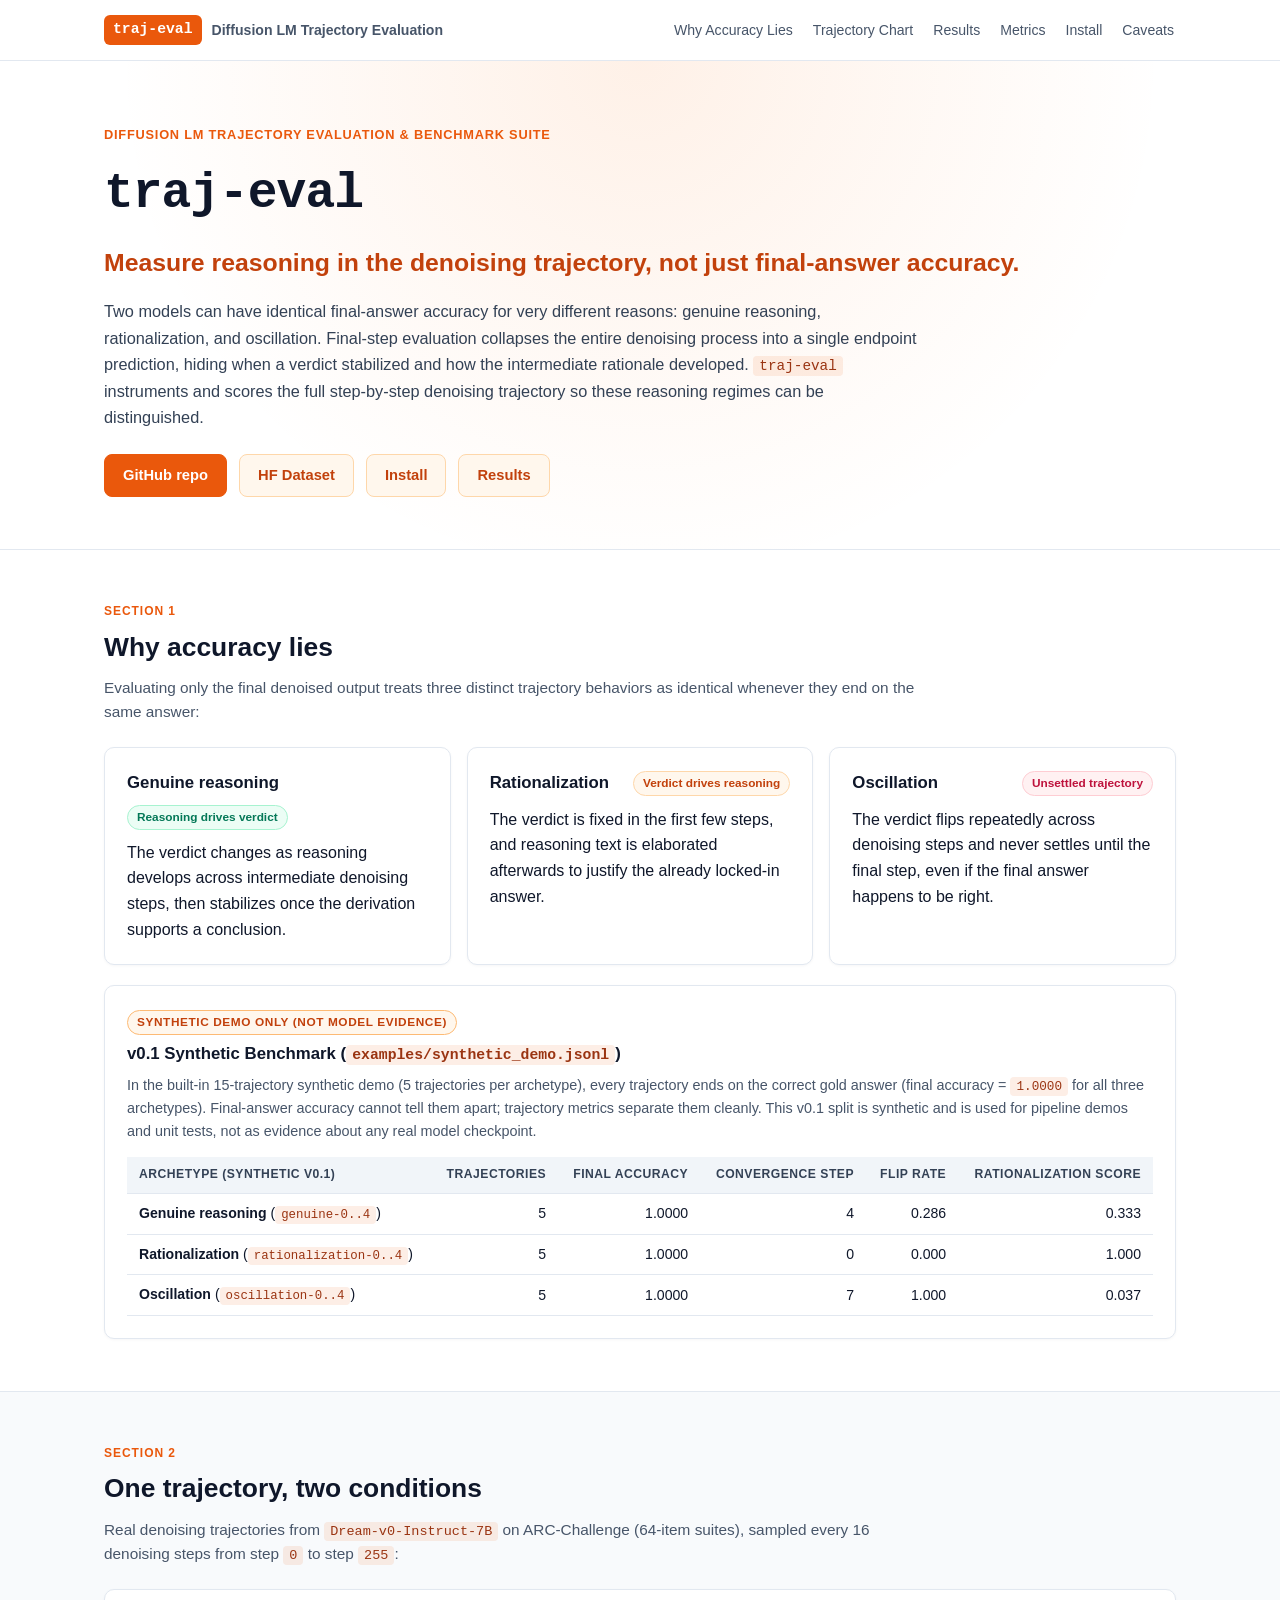
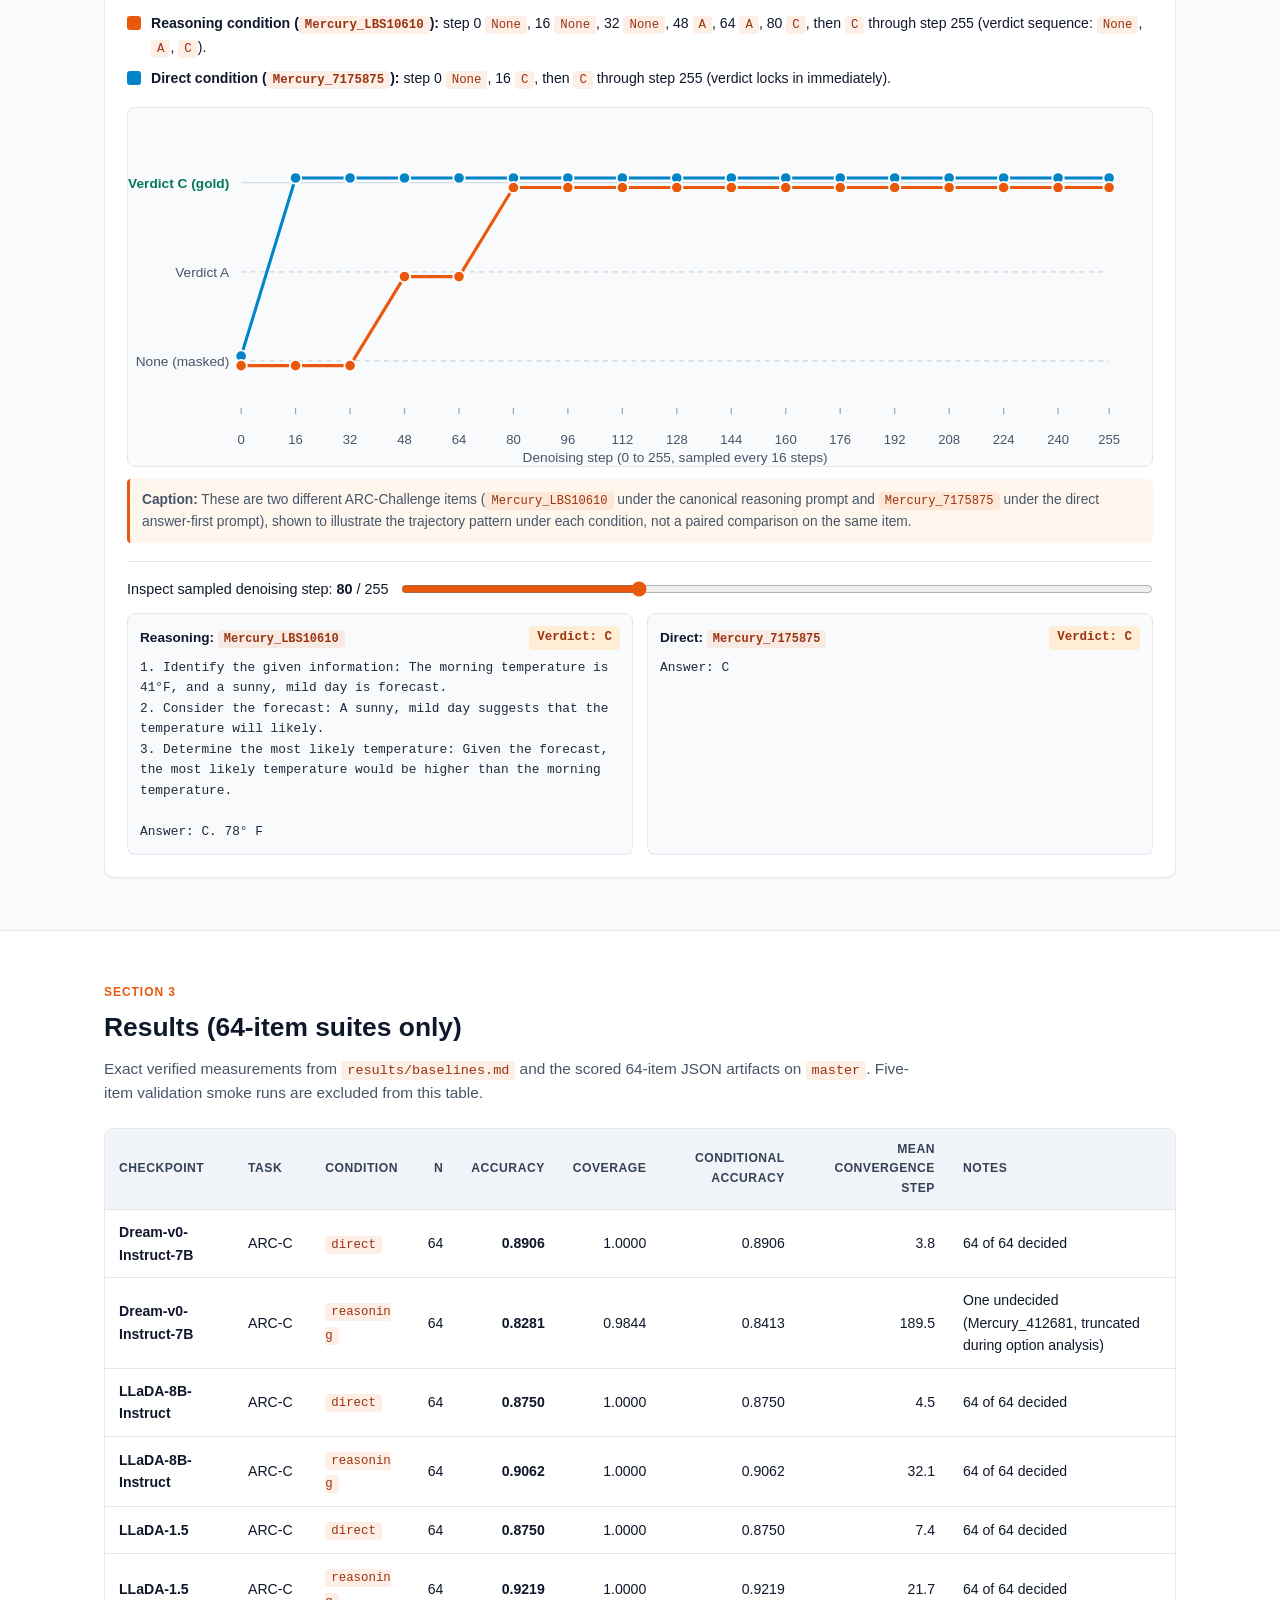
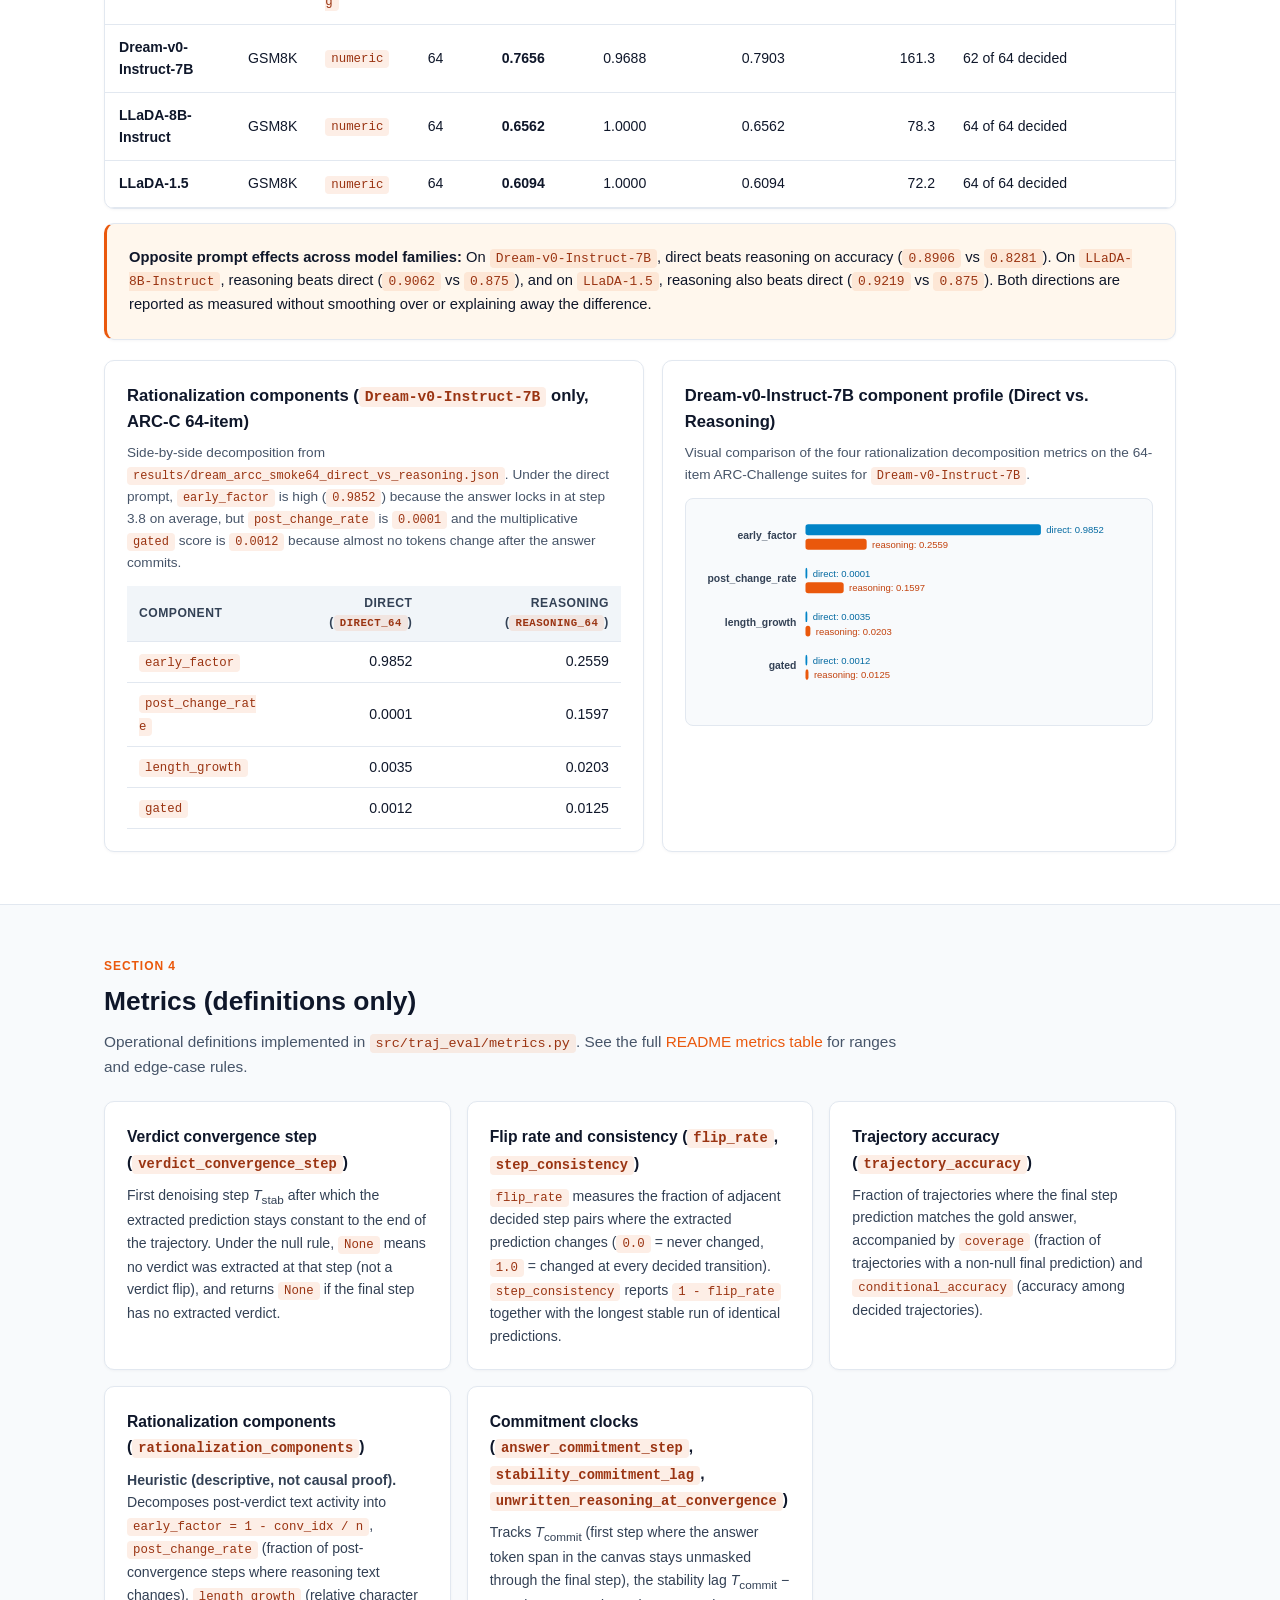
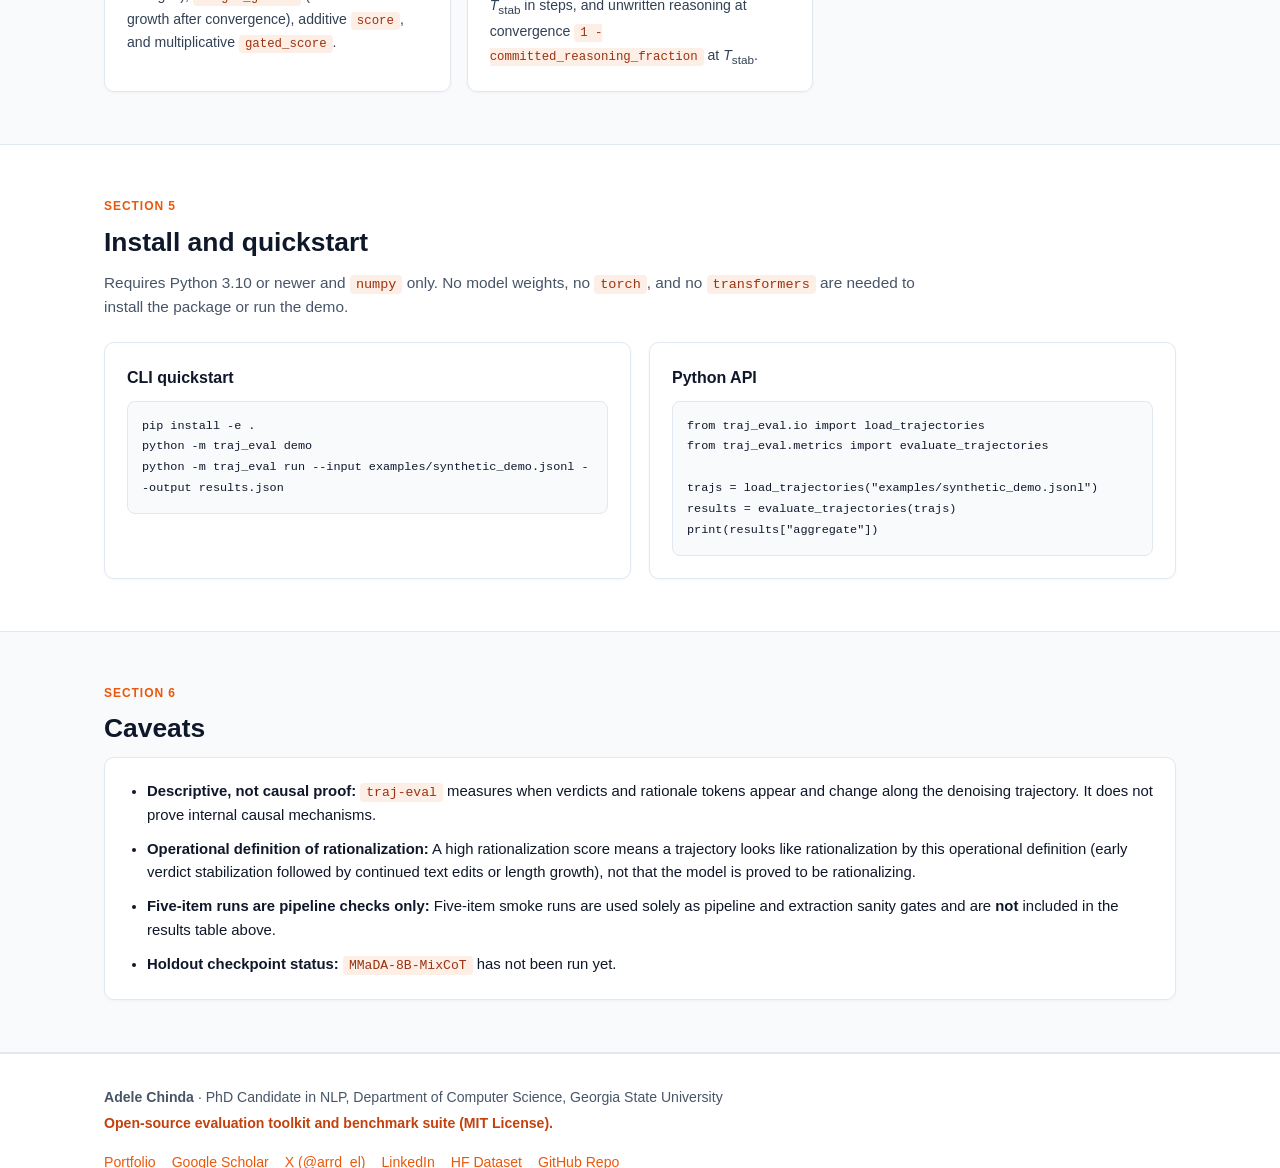
<file: index.html>
<!DOCTYPE html>
<html lang="en">
<head>
  <meta charset="UTF-8" />
  <meta name="viewport" content="width=device-width, initial-scale=1.0" />
  <title>traj-eval: Measure reasoning in the denoising trajectory</title>
  <meta name="description" content="Trajectory-level evaluation for masked diffusion language models. Measure reasoning in the denoising trajectory, not just final-answer accuracy." />
  <link rel="stylesheet" href="styles.css" />
</head>
<body>
  <header class="topbar">
    <div class="container topbar-inner">
      <a href="#top" class="brand">
        <span class="brand-badge">traj-eval</span>
        <span class="brand-sub">Diffusion LM Trajectory Evaluation</span>
      </a>
      <input type="checkbox" id="nav-toggle" class="nav-toggle" aria-label="Toggle navigation menu" />
      <label for="nav-toggle" class="nav-toggle-btn">&#9776; Menu</label>
      <nav class="topnav" aria-label="Section navigation">
        <a href="#why-accuracy-lies">Why Accuracy Lies</a>
        <a href="#trajectory-chart">Trajectory Chart</a>
        <a href="#results">Results</a>
        <a href="#metrics">Metrics</a>
        <a href="#install">Install</a>
        <a href="#caveats">Caveats</a>
      </nav>
    </div>
  </header>

  <main id="top">
    <!-- 1. HERO -->
    <section class="hero">
      <div class="container">
        <p class="eyebrow">Diffusion LM Trajectory Evaluation &amp; Benchmark Suite</p>
        <h1 class="hero-title">traj-eval</h1>
        <p class="hero-tagline">
          Measure reasoning in the denoising trajectory, not just final-answer accuracy.
        </p>
        <p class="hero-body">
          Two models can have identical final-answer accuracy for very different reasons: genuine reasoning, rationalization, and oscillation. Final-step evaluation collapses the entire denoising process into a single endpoint prediction, hiding when a verdict stabilized and how the intermediate rationale developed. <code>traj-eval</code> instruments and scores the full step-by-step denoising trajectory so these reasoning regimes can be distinguished.
        </p>
        <div class="cta-row">
          <a class="btn btn-primary" href="https://github.com/arrdel/traj-eval" target="_blank" rel="noopener">GitHub repo</a>
          <a class="btn btn-secondary" href="https://huggingface.co/datasets/arrdel/traj-eval-benchmarks" target="_blank" rel="noopener">HF Dataset</a>
          <a class="btn btn-secondary" href="#install">Install</a>
          <a class="btn btn-secondary" href="#results">Results</a>
        </div>
      </div>
    </section>

    <!-- 2. WHY ACCURACY LIES -->
    <section id="why-accuracy-lies" class="section">
      <div class="container">
        <span class="section-eyebrow">Section 1</span>
        <h2>Why accuracy lies</h2>
        <p class="section-intro">
          Evaluating only the final denoised output treats three distinct trajectory behaviors as identical whenever they end on the same answer:
        </p>

        <div class="archetype-grid">
          <div class="card archetype-card">
            <div class="archetype-header">
              <h3>Genuine reasoning</h3>
              <span class="tag tag-green">Reasoning drives verdict</span>
            </div>
            <p>
              The verdict changes as reasoning develops across intermediate denoising steps, then stabilizes once the derivation supports a conclusion.
            </p>
          </div>

          <div class="card archetype-card">
            <div class="archetype-header">
              <h3>Rationalization</h3>
              <span class="tag tag-amber">Verdict drives reasoning</span>
            </div>
            <p>
              The verdict is fixed in the first few steps, and reasoning text is elaborated afterwards to justify the already locked-in answer.
            </p>
          </div>

          <div class="card archetype-card">
            <div class="archetype-header">
              <h3>Oscillation</h3>
              <span class="tag tag-rose">Unsettled trajectory</span>
            </div>
            <p>
              The verdict flips repeatedly across denoising steps and never settles until the final step, even if the final answer happens to be right.
            </p>
          </div>
        </div>

        <div class="card synthetic-callout">
          <div class="synthetic-header">
            <div>
              <span class="badge badge-synthetic">Synthetic Demo Only (Not Model Evidence)</span>
              <h3>v0.1 Synthetic Benchmark (<code>examples/synthetic_demo.jsonl</code>)</h3>
            </div>
            <p class="synthetic-note">
              In the built-in 15-trajectory synthetic demo (5 trajectories per archetype), every trajectory ends on the correct gold answer (final accuracy = <code>1.0000</code> for all three archetypes). Final-answer accuracy cannot tell them apart; trajectory metrics separate them cleanly. This v0.1 split is synthetic and is used for pipeline demos and unit tests, not as evidence about any real model checkpoint.
            </p>
          </div>
          <div class="table-scroll">
            <table class="data-table compact-table" id="synthetic-table">
              <thead>
                <tr>
                  <th>Archetype (Synthetic v0.1)</th>
                  <th class="num">Trajectories</th>
                  <th class="num">Final Accuracy</th>
                  <th class="num">Convergence Step</th>
                  <th class="num">Flip Rate</th>
                  <th class="num">Rationalization Score</th>
                </tr>
              </thead>
              <tbody>
                <tr>
                  <td><strong>Genuine reasoning</strong> (<code>genuine-0..4</code>)</td>
                  <td class="num">5</td>
                  <td class="num">1.0000</td>
                  <td class="num">4</td>
                  <td class="num">0.286</td>
                  <td class="num">0.333</td>
                </tr>
                <tr>
                  <td><strong>Rationalization</strong> (<code>rationalization-0..4</code>)</td>
                  <td class="num">5</td>
                  <td class="num">1.0000</td>
                  <td class="num">0</td>
                  <td class="num">0.000</td>
                  <td class="num">1.000</td>
                </tr>
                <tr>
                  <td><strong>Oscillation</strong> (<code>oscillation-0..4</code>)</td>
                  <td class="num">5</td>
                  <td class="num">1.0000</td>
                  <td class="num">7</td>
                  <td class="num">1.000</td>
                  <td class="num">0.037</td>
                </tr>
              </tbody>
            </table>
          </div>
        </div>
      </div>
    </section>

    <!-- 3. ONE TRAJECTORY, TWO CONDITIONS (CHART) -->
    <section id="trajectory-chart" class="section section-alt">
      <div class="container">
        <span class="section-eyebrow">Section 2</span>
        <h2>One trajectory, two conditions</h2>
        <p class="section-intro">
          Real denoising trajectories from <code>Dream-v0-Instruct-7B</code> on ARC-Challenge (64-item suites), sampled every 16 denoising steps from step <code>0</code> to step <code>255</code>:
        </p>

        <div class="card chart-card">
          <div class="chart-legend-bar">
            <div class="legend-item">
              <span class="swatch swatch-reasoning"></span>
              <span><strong>Reasoning condition (<code>Mercury_LBS10610</code>):</strong> step 0 <code>None</code>, 16 <code>None</code>, 32 <code>None</code>, 48 <code>A</code>, 64 <code>A</code>, 80 <code>C</code>, then <code>C</code> through step 255 (verdict sequence: <code>None</code>, <code>A</code>, <code>C</code>).</span>
            </div>
            <div class="legend-item">
              <span class="swatch swatch-direct"></span>
              <span><strong>Direct condition (<code>Mercury_7175875</code>):</strong> step 0 <code>None</code>, 16 <code>C</code>, then <code>C</code> through step 255 (verdict locks in immediately).</span>
            </div>
          </div>

          <svg id="two-conditions-svg" viewBox="0 0 860 300" role="img" aria-label="Verdict over denoising steps 0 to 255 for ARC-C item Mercury_LBS10610 (reasoning) and Mercury_7175875 (direct), both Dream-v0-Instruct-7B"></svg>

          <p class="chart-caption">
            <strong>Caption:</strong> These are two different ARC-Challenge items (<code>Mercury_LBS10610</code> under the canonical reasoning prompt and <code>Mercury_7175875</code> under the direct answer-first prompt), shown to illustrate the trajectory pattern under each condition, not a paired comparison on the same item.
          </p>

          <div class="step-inspector">
            <div class="inspector-controls">
              <label for="sample-step-slider">
                Inspect sampled denoising step: <strong id="sample-step-label">80</strong> / 255
              </label>
              <input type="range" id="sample-step-slider" min="0" max="16" step="1" value="5" />
            </div>
            <div class="inspector-split">
              <div class="inspector-pane">
                <div class="pane-head">
                  <strong>Reasoning: <code>Mercury_LBS10610</code></strong>
                  <span class="verdict-pill" id="reasoning-step-verdict">Verdict: C</span>
                </div>
                <pre class="canvas-preview" id="reasoning-step-text"></pre>
              </div>
              <div class="inspector-pane">
                <div class="pane-head">
                  <strong>Direct: <code>Mercury_7175875</code></strong>
                  <span class="verdict-pill" id="direct-step-verdict">Verdict: C</span>
                </div>
                <pre class="canvas-preview" id="direct-step-text"></pre>
              </div>
            </div>
          </div>
        </div>
      </div>
    </section>

    <!-- 4. RESULTS TABLE (64-ITEM SUITES ONLY) -->
    <section id="results" class="section">
      <div class="container">
        <span class="section-eyebrow">Section 3</span>
        <h2>Results (64-item suites only)</h2>
        <p class="section-intro">
          Exact verified measurements from <code>results/baselines.md</code> and the scored 64-item JSON artifacts on <code>master</code>. Five-item validation smoke runs are excluded from this table.
        </p>

        <div class="card table-card">
          <div class="table-scroll">
            <table class="data-table" id="results-64-table">
              <thead>
                <tr>
                  <th>Checkpoint</th>
                  <th>Task</th>
                  <th>Condition</th>
                  <th class="num">n</th>
                  <th class="num">Accuracy</th>
                  <th class="num">Coverage</th>
                  <th class="num">Conditional Accuracy</th>
                  <th class="num">Mean Convergence Step</th>
                  <th>Notes</th>
                </tr>
              </thead>
              <tbody id="results-64-tbody"></tbody>
            </table>
          </div>
        </div>

        <div class="card note-card">
          <p>
            <strong>Opposite prompt effects across model families:</strong> On <code>Dream-v0-Instruct-7B</code>, direct beats reasoning on accuracy (<code>0.8906</code> vs <code>0.8281</code>). On <code>LLaDA-8B-Instruct</code>, reasoning beats direct (<code>0.9062</code> vs <code>0.875</code>), and on <code>LLaDA-1.5</code>, reasoning also beats direct (<code>0.9219</code> vs <code>0.875</code>). Both directions are reported as measured without smoothing over or explaining away the difference.
          </p>
        </div>

        <div class="dream-rat-grid">
          <div class="card">
            <h3>Rationalization components (<code>Dream-v0-Instruct-7B</code> only, ARC-C 64-item)</h3>
            <p class="sub-note">
              Side-by-side decomposition from <code>results/dream_arcc_smoke64_direct_vs_reasoning.json</code>. Under the direct prompt, <code>early_factor</code> is high (<code>0.9852</code>) because the answer locks in at step 3.8 on average, but <code>post_change_rate</code> is <code>0.0001</code> and the multiplicative <code>gated</code> score is <code>0.0012</code> because almost no tokens change after the answer commits.
            </p>
            <div class="table-scroll">
              <table class="data-table compact-table" id="dream-rat-table">
                <thead>
                  <tr>
                    <th>Component</th>
                    <th class="num">Direct (<code>direct_64</code>)</th>
                    <th class="num">Reasoning (<code>reasoning_64</code>)</th>
                  </tr>
                </thead>
                <tbody id="dream-rat-tbody"></tbody>
              </table>
            </div>
          </div>

          <div class="card">
            <h3>Dream-v0-Instruct-7B component profile (Direct vs. Reasoning)</h3>
            <p class="sub-note">
              Visual comparison of the four rationalization decomposition metrics on the 64-item ARC-Challenge suites for <code>Dream-v0-Instruct-7B</code>.
            </p>
            <svg id="dream-rat-svg" viewBox="0 0 515 250" role="img" aria-label="Dream-v0-Instruct-7B ARC-C 64-item rationalization components side by side"></svg>
          </div>
        </div>
      </div>
    </section>

    <!-- 5. METRICS -->
    <section id="metrics" class="section section-alt">
      <div class="container">
        <span class="section-eyebrow">Section 4</span>
        <h2>Metrics (definitions only)</h2>
        <p class="section-intro">
          Operational definitions implemented in <code>src/traj_eval/metrics.py</code>. See the full <a href="https://github.com/arrdel/traj-eval#metrics" target="_blank" rel="noopener">README metrics table</a> for ranges and edge-case rules.
        </p>

        <div class="metrics-grid">
          <div class="card metric-def-card">
            <h3>Verdict convergence step (<code>verdict_convergence_step</code>)</h3>
            <p>
              First denoising step <em>T</em><sub>stab</sub> after which the extracted prediction stays constant to the end of the trajectory. Under the null rule, <code>None</code> means no verdict was extracted at that step (not a verdict flip), and returns <code>None</code> if the final step has no extracted verdict.
            </p>
          </div>

          <div class="card metric-def-card">
            <h3>Flip rate and consistency (<code>flip_rate</code>, <code>step_consistency</code>)</h3>
            <p>
              <code>flip_rate</code> measures the fraction of adjacent decided step pairs where the extracted prediction changes (<code>0.0</code> = never changed, <code>1.0</code> = changed at every decided transition). <code>step_consistency</code> reports <code>1 - flip_rate</code> together with the longest stable run of identical predictions.
            </p>
          </div>

          <div class="card metric-def-card">
            <h3>Trajectory accuracy (<code>trajectory_accuracy</code>)</h3>
            <p>
              Fraction of trajectories where the final step prediction matches the gold answer, accompanied by <code>coverage</code> (fraction of trajectories with a non-null final prediction) and <code>conditional_accuracy</code> (accuracy among decided trajectories).
            </p>
          </div>

          <div class="card metric-def-card">
            <h3>Rationalization components (<code>rationalization_components</code>)</h3>
            <p>
              <strong>Heuristic (descriptive, not causal proof).</strong> Decomposes post-verdict text activity into <code>early_factor = 1 - conv_idx / n</code>, <code>post_change_rate</code> (fraction of post-convergence steps where reasoning text changes), <code>length_growth</code> (relative character growth after convergence), additive <code>score</code>, and multiplicative <code>gated_score</code>.
            </p>
          </div>

          <div class="card metric-def-card">
            <h3>Commitment clocks (<code>answer_commitment_step</code>, <code>stability_commitment_lag</code>, <code>unwritten_reasoning_at_convergence</code>)</h3>
            <p>
              Tracks <em>T</em><sub>commit</sub> (first step where the answer token span in the canvas stays unmasked through the final step), the stability lag <em>T</em><sub>commit</sub> &minus; <em>T</em><sub>stab</sub> in steps, and unwritten reasoning at convergence <code>1 - committed_reasoning_fraction</code> at <em>T</em><sub>stab</sub>.
            </p>
          </div>
        </div>
      </div>
    </section>

    <!-- 6. INSTALL AND QUICKSTART -->
    <section id="install" class="section">
      <div class="container">
        <span class="section-eyebrow">Section 5</span>
        <h2>Install and quickstart</h2>
        <p class="section-intro">
          Requires Python 3.10 or newer and <code>numpy</code> only. No model weights, no <code>torch</code>, and no <code>transformers</code> are needed to install the package or run the demo.
        </p>

        <div class="install-grid">
          <div class="card">
            <h3>CLI quickstart</h3>
            <pre class="code-block"><code>pip install -e .
python -m traj_eval demo
python -m traj_eval run --input examples/synthetic_demo.jsonl --output results.json</code></pre>
          </div>

          <div class="card">
            <h3>Python API</h3>
            <pre class="code-block"><code>from traj_eval.io import load_trajectories
from traj_eval.metrics import evaluate_trajectories

trajs = load_trajectories("examples/synthetic_demo.jsonl")
results = evaluate_trajectories(trajs)
print(results["aggregate"])</code></pre>
          </div>
        </div>
      </div>
    </section>

    <!-- 7. CAVEATS -->
    <section id="caveats" class="section section-alt">
      <div class="container">
        <span class="section-eyebrow">Section 6</span>
        <h2>Caveats</h2>
        <div class="card caveats-card">
          <ul class="caveats-list">
            <li>
              <strong>Descriptive, not causal proof:</strong> <code>traj-eval</code> measures when verdicts and rationale tokens appear and change along the denoising trajectory. It does not prove internal causal mechanisms.
            </li>
            <li>
              <strong>Operational definition of rationalization:</strong> A high rationalization score means a trajectory looks like rationalization by this operational definition (early verdict stabilization followed by continued text edits or length growth), not that the model is proved to be rationalizing.
            </li>
            <li>
              <strong>Five-item runs are pipeline checks only:</strong> Five-item smoke runs are used solely as pipeline and extraction sanity gates and are <strong>not</strong> included in the results table above.
            </li>
            <li>
              <strong>Holdout checkpoint status:</strong> <code>MMaDA-8B-MixCoT</code> has not been run yet.
            </li>
          </ul>
        </div>
      </div>
    </section>
  </main>

  <!-- 8. FOOTER -->
  <footer class="footer">
    <div class="container footer-inner">
      <div class="footer-left">
        <p><strong>Adele Chinda</strong> &middot; PhD Candidate in NLP, Department of Computer Science, Georgia State University</p>
        <p class="footer-status">Open-source evaluation toolkit and benchmark suite (MIT License).</p>
      </div>
      <div class="footer-links">
        <a href="https://arrdel.github.io/portfolio" target="_blank" rel="noopener">Portfolio</a>
        <a href="https://scholar.google.com/scholar?q=Adele+Chinda" target="_blank" rel="noopener">Google Scholar</a>
        <a href="https://x.com/arrd_el" target="_blank" rel="noopener">X (@arrd_el)</a>
        <a href="https://www.linkedin.com/in/adele-chinda" target="_blank" rel="noopener">LinkedIn</a>
        <a href="https://huggingface.co/datasets/arrdel/traj-eval-benchmarks" target="_blank" rel="noopener">HF Dataset</a>
        <a href="https://github.com/arrdel/traj-eval" target="_blank" rel="noopener">GitHub Repo</a>
      </div>
    </div>
  </footer>

  <!-- EMBEDDED VERIFIED DATA (NO BUILD STEP REQUIRED) -->
  <script id="page-data" type="application/json">
{
  "trajectory_comparison": {
    "sampled_steps": [0, 16, 32, 48, 64, 80, 96, 112, 128, 144, 160, 176, 192, 208, 224, 240, 255],
    "reasoning": {
      "id": "Mercury_LBS10610",
      "model": "Dream-v0-Instruct-7B",
      "condition": "reasoning",
      "gold_answer": "C",
      "source_file": "results/dream_arcc_smoke64_reasoning.jsonl",
      "verdicts": [null, null, null, "A", "A", "C", "C", "C", "C", "C", "C", "C", "C", "C", "C", "C", "C"],
      "texts": [
        "[all 256 canvas tokens masked]",
        "1. Identify the given information: The morning temperature is 41°F,",
        "1. Identify the given information: The morning temperature is 41°F, and a sunny, mild day is forecast.\n2. Consider the:,",
        "1. Identify the given information: The morning temperature is 41°F, and a sunny, mild day is forecast.\n2. Consider the forecast: A sunny, mild day suggests that the temperature will likely.\n3.",
        "1. Identify the given information: The morning temperature is 41°F, and a sunny, mild day is forecast.\n2. Consider the forecast: A sunny, mild day suggests that the temperature will likely.\n3. the most likely temperature: Given the forecast, the most likely temperature would be higher",
        "1. Identify the given information: The morning temperature is 41°F, and a sunny, mild day is forecast.\n2. Consider the forecast: A sunny, mild day suggests that the temperature will likely.\n3. Determine the most likely temperature: Given the forecast, the most likely temperature would be higher than the morning temperature.\n\nAnswer: C. 78° F",
        "1. Identify the given information: The morning temperature is 41°F, and a sunny, mild day is forecast.\n2. Consider the forecast: A sunny, mild day suggests that the temperature will likely.\n3. Determine the most likely temperature: Given the forecast, the most likely temperature would be higher than the morning temperature.\n\nAnswer: C. 78° F",
        "1. Identify the given information: The morning temperature is 41°F, and a sunny, mild day is forecast.\n2. Consider the forecast: A sunny, mild day suggests that the temperature will likely.\n3. Determine the most likely temperature: Given the forecast, the most likely temperature would be higher than the morning temperature.\n\nAnswer: C. 78° F",
        "1. Identify the given information: The morning temperature is 41°F, and a sunny, mild day is forecast.\n2. Consider the forecast: A sunny, mild day suggests that the temperature will likely.\n3. Determine the most likely temperature: Given the forecast, the most likely temperature would be higher than the morning temperature.\n\nAnswer: C. 78° F",
        "1. Identify the given information: The morning temperature is 41°F, and a sunny, mild day is forecast.\n2. Consider the forecast: A sunny, mild day suggests that the temperature will likely.\n3. Determine the most likely temperature: Given the forecast, the most likely temperature would be higher than the morning temperature.\n\nAnswer: C. 78° F",
        "1. Identify the given information: The morning temperature is 41°F, and a sunny, mild day is forecast.\n2. Consider the forecast: A sunny, mild day suggests that the temperature will likely.\n3. Determine the most likely temperature: Given the forecast, the most likely temperature would be higher than the morning temperature.\n\nAnswer: C. 78° F",
        "1. Identify the given information: The morning temperature is 41°F, and a sunny, mild day is forecast.\n2. Consider the forecast: A sunny, mild day suggests that the temperature will likely.\n3. Determine the most likely temperature: Given the forecast, the most likely temperature would be higher than the morning temperature.\n\nAnswer: C. 78° F",
        "1. Identify the given information: The morning temperature is 41°F, and a sunny, mild day is forecast.\n2. Consider the forecast: A sunny, mild day suggests that the temperature will likely.\n3. Determine the most likely temperature: Given the forecast, the most likely temperature would be higher than the morning temperature.\n\nAnswer: C. 78° F",
        "1. Identify the given information: The morning temperature is 41°F, and a sunny, mild day is forecast.\n2. Consider the forecast: A sunny, mild day suggests that the temperature will likely.\n3. Determine the most likely temperature: Given the forecast, the most likely temperature would be higher than the morning temperature.\n\nAnswer: C. 78° F",
        "1. Identify the given information: The morning temperature is 41°F, and a sunny, mild day is forecast.\n2. Consider the forecast: A sunny, mild day suggests that the temperature will likely.\n3. Determine the most likely temperature: Given the forecast, the most likely temperature would be higher than the morning temperature.\n\nAnswer: C. 78° F",
        "1. Identify the given information: The morning temperature is 41°F, and a sunny, mild day is forecast.\n2. Consider the forecast: A sunny, mild day suggests that the temperature will likely.\n3. Determine the most likely temperature: Given the forecast, the most likely temperature would be higher than the morning temperature.\n\nAnswer: C. 78° F",
        "1. Identify the given information: The morning temperature is 41°F, and a sunny, mild day is forecast.\n2. Consider the forecast: A sunny, mild day suggests that the temperature will likely increase.\n3. Determine the most likely temperature: Given the forecast, the most likely temperature would be higher than the morning temperature.\n\nAnswer: C. 78° F"
      ]
    },
    "direct": {
      "id": "Mercury_7175875",
      "model": "Dream-v0-Instruct-7B",
      "condition": "direct",
      "gold_answer": "C",
      "source_file": "results/dream_arcc_smoke64_direct.jsonl",
      "verdicts": [null, "C", "C", "C", "C", "C", "C", "C", "C", "C", "C", "C", "C", "C", "C", "C", "C"],
      "texts": [
        "[all 256 canvas tokens masked]",
        "Answer: C",
        "Answer: C",
        "Answer: C",
        "Answer: C",
        "Answer: C",
        "Answer: C",
        "Answer: C",
        "Answer: C",
        "Answer: C",
        "Answer: C",
        "Answer: C",
        "Answer: C",
        "Answer: C",
        "Answer: C",
        "Answer: C",
        "Answer: C"
      ]
    }
  },
  "results_64": [
    {
      "suite_id": "dream_arcc_smoke64_direct",
      "model": "Dream-v0-Instruct-7B",
      "task": "ARC-C",
      "condition": "direct",
      "n": 64,
      "accuracy": 0.8906,
      "coverage": 1.0,
      "conditional_accuracy": 0.8906,
      "mean_convergence_step": 3.8,
      "note": "64 of 64 decided",
      "source_file": "results/dream_arcc_smoke64_direct_results.json"
    },
    {
      "suite_id": "dream_arcc_smoke64_reasoning",
      "model": "Dream-v0-Instruct-7B",
      "task": "ARC-C",
      "condition": "reasoning",
      "n": 64,
      "accuracy": 0.8281,
      "coverage": 0.9844,
      "conditional_accuracy": 0.8413,
      "mean_convergence_step": 189.5,
      "note": "One undecided (Mercury_412681, truncated during option analysis)",
      "source_file": "results/dream_arcc_smoke64_reasoning_results.json"
    },
    {
      "suite_id": "llada_instruct_arcc_smoke64_direct",
      "model": "LLaDA-8B-Instruct",
      "task": "ARC-C",
      "condition": "direct",
      "n": 64,
      "accuracy": 0.875,
      "coverage": 1.0,
      "conditional_accuracy": 0.875,
      "mean_convergence_step": 4.5,
      "note": "64 of 64 decided",
      "source_file": "results/llada_instruct_arcc_smoke64_direct_results.json"
    },
    {
      "suite_id": "llada_instruct_arcc_smoke64_reasoning",
      "model": "LLaDA-8B-Instruct",
      "task": "ARC-C",
      "condition": "reasoning",
      "n": 64,
      "accuracy": 0.9062,
      "coverage": 1.0,
      "conditional_accuracy": 0.9062,
      "mean_convergence_step": 32.1,
      "note": "64 of 64 decided",
      "source_file": "results/llada_instruct_arcc_smoke64_reasoning_results.json"
    },
    {
      "suite_id": "llada_15_arcc_smoke64_direct",
      "model": "LLaDA-1.5",
      "task": "ARC-C",
      "condition": "direct",
      "n": 64,
      "accuracy": 0.875,
      "coverage": 1.0,
      "conditional_accuracy": 0.875,
      "mean_convergence_step": 7.4,
      "note": "64 of 64 decided",
      "source_file": "results/llada_15_arcc_smoke64_direct_results.json"
    },
    {
      "suite_id": "llada_15_arcc_smoke64_reasoning",
      "model": "LLaDA-1.5",
      "task": "ARC-C",
      "condition": "reasoning",
      "n": 64,
      "accuracy": 0.9219,
      "coverage": 1.0,
      "conditional_accuracy": 0.9219,
      "mean_convergence_step": 21.7,
      "note": "64 of 64 decided",
      "source_file": "results/llada_15_arcc_smoke64_reasoning_results.json"
    },
    {
      "suite_id": "dream_gsm8k_smoke64",
      "model": "Dream-v0-Instruct-7B",
      "task": "GSM8K",
      "condition": "numeric",
      "n": 64,
      "accuracy": 0.7656,
      "coverage": 0.9688,
      "conditional_accuracy": 0.7903,
      "mean_convergence_step": 161.3,
      "note": "62 of 64 decided",
      "source_file": "results/dream_gsm8k_smoke64_results.json"
    },
    {
      "suite_id": "llada_instruct_gsm8k_smoke64",
      "model": "LLaDA-8B-Instruct",
      "task": "GSM8K",
      "condition": "numeric",
      "n": 64,
      "accuracy": 0.6562,
      "coverage": 1.0,
      "conditional_accuracy": 0.6562,
      "mean_convergence_step": 78.3,
      "note": "64 of 64 decided",
      "source_file": "results/llada_instruct_gsm8k_smoke64_results.json"
    },
    {
      "suite_id": "llada_15_gsm8k_smoke64",
      "model": "LLaDA-1.5",
      "task": "GSM8K",
      "condition": "numeric",
      "n": 64,
      "accuracy": 0.6094,
      "coverage": 1.0,
      "conditional_accuracy": 0.6094,
      "mean_convergence_step": 72.2,
      "note": "64 of 64 decided",
      "source_file": "results/llada_15_gsm8k_smoke64_results.json"
    }
  ],
  "dream_rationalization_side_by_side": {
    "source_file": "results/dream_arcc_smoke64_direct_vs_reasoning.json",
    "components": [
      {
        "key": "early_factor",
        "label": "early_factor",
        "direct": 0.9852,
        "reasoning": 0.2559
      },
      {
        "key": "post_change_rate",
        "label": "post_change_rate",
        "direct": 0.0001,
        "reasoning": 0.1597
      },
      {
        "key": "length_growth",
        "label": "length_growth",
        "direct": 0.0035,
        "reasoning": 0.0203
      },
      {
        "key": "gated",
        "label": "gated",
        "direct": 0.0012,
        "reasoning": 0.0125
      }
    ]
  }
}
  </script>
  <script src="app.js"></script>
</body>
</html>
</file>
<file: styles.css>
:root {
  --bg: #ffffff;
  --bg-alt: #f8fafc;
  --card: #ffffff;
  --card-border: #e2e8f0;
  --text: #0f172a;
  --text-muted: #475569;
  --accent: #ea580c;
  --accent-light: #c2410c;
  --direct-color: #0284c7;
  --reasoning-color: #ea580c;
  --green: #059669;
  --rose: #e11d48;
  --code-bg: #f8fafc;
  --radius: 10px;
}

* {
  box-sizing: border-box;
  margin: 0;
  padding: 0;
}

html {
  scroll-behavior: smooth;
  max-width: 100%;
  overflow-x: hidden;
}

body {
  font-family: -apple-system, BlinkMacSystemFont, "Segoe UI", Roboto, Inter, sans-serif;
  background-color: var(--bg);
  color: var(--text);
  line-height: 1.6;
  max-width: 100%;
  overflow-x: hidden;
}

.container {
  max-width: 1120px;
  width: 100%;
  margin: 0 auto;
  padding: 0 24px;
}

a {
  color: var(--accent);
  text-decoration: none;
}

a:hover {
  color: var(--accent-light);
  text-decoration: underline;
}

code {
  font-family: ui-monospace, SFMono-Regular, Menlo, Monaco, Consolas, monospace;
  font-size: 0.88em;
  background: rgba(234, 88, 12, 0.1);
  color: #9a3412;
  padding: 2px 6px;
  border-radius: 4px;
  overflow-wrap: anywhere;
}

/* Header */
.topbar {
  position: sticky;
  top: 0;
  z-index: 40;
  background: rgba(255, 255, 255, 0.94);
  backdrop-filter: blur(10px);
  border-bottom: 1px solid var(--card-border);
}

.topbar-inner {
  display: flex;
  align-items: center;
  justify-content: space-between;
  min-height: 60px;
  gap: 12px;
}

.brand {
  display: flex;
  align-items: center;
  gap: 10px;
  color: var(--text);
  font-weight: 600;
  text-decoration: none;
  min-width: 0;
}

.brand-badge {
  background: var(--accent);
  color: #fff;
  padding: 3px 9px;
  border-radius: 6px;
  font-family: ui-monospace, SFMono-Regular, Menlo, monospace;
  font-size: 0.92rem;
  white-space: nowrap;
  flex-shrink: 0;
}

.brand-sub {
  font-size: 0.88rem;
  color: var(--text-muted);
  white-space: nowrap;
}

.nav-toggle,
.nav-toggle-btn {
  display: none;
}

.topnav {
  display: flex;
  align-items: center;
  gap: 16px;
  font-size: 0.88rem;
  flex-wrap: nowrap;
  white-space: nowrap;
}

.topnav a {
  color: var(--text-muted);
  text-decoration: none;
  white-space: nowrap;
  padding: 4px 2px;
}

.topnav a:hover {
  color: var(--accent);
}

/* Hero */
.hero {
  padding: 64px 0 52px;
  border-bottom: 1px solid var(--card-border);
  background: radial-gradient(circle at 50% 0%, rgba(249, 115, 22, 0.1), transparent 65%);
}

.eyebrow {
  font-size: 0.8rem;
  font-weight: 700;
  text-transform: uppercase;
  letter-spacing: 0.06em;
  color: var(--accent);
  margin-bottom: 10px;
}

.hero-title {
  font-size: clamp(2.2rem, 4vw, 3.1rem);
  font-weight: 800;
  letter-spacing: -0.02em;
  font-family: ui-monospace, SFMono-Regular, Menlo, monospace;
  color: var(--text);
  margin-bottom: 8px;
}

.hero-tagline {
  font-size: clamp(1.2rem, 2.2vw, 1.55rem);
  font-weight: 600;
  color: var(--accent-light);
  margin-bottom: 16px;
}

.hero-body {
  max-width: 820px;
  color: #334155;
  font-size: 1.02rem;
  margin-bottom: 24px;
}

.cta-row {
  display: flex;
  flex-wrap: wrap;
  gap: 12px;
}

.btn {
  display: inline-flex;
  align-items: center;
  justify-content: center;
  padding: 9px 18px;
  border-radius: 8px;
  font-weight: 600;
  font-size: 0.92rem;
  border: 1px solid var(--card-border);
  text-decoration: none;
  transition: border-color 0.15s, background-color 0.15s, transform 0.15s;
}

.btn:hover {
  border-color: var(--accent);
  text-decoration: none;
  transform: translateY(-1px);
}

.btn-primary {
  background: var(--accent);
  border-color: var(--accent);
  color: #fff;
}

.btn-primary:hover {
  background: var(--accent-light);
  color: #fff;
}

.btn-secondary {
  background: #fff7ed;
  border-color: #fed7aa;
  color: var(--accent-light);
}

.btn-secondary:hover {
  background: #ffedd5;
  color: #9a3412;
}

/* Sections */
#top {
  scroll-margin-top: 72px;
}

.section {
  padding: 52px 0;
  scroll-margin-top: 72px;
}

.section-alt {
  background: var(--bg-alt);
  border-top: 1px solid var(--card-border);
  border-bottom: 1px solid var(--card-border);
}

.section-eyebrow {
  display: block;
  font-size: 0.75rem;
  font-weight: 700;
  text-transform: uppercase;
  letter-spacing: 0.08em;
  color: var(--accent);
  margin-bottom: 4px;
}

.section h2 {
  font-size: 1.65rem;
  font-weight: 700;
  color: var(--text);
  margin-bottom: 8px;
}

.section-intro {
  max-width: 820px;
  color: var(--text-muted);
  font-size: 0.96rem;
  margin-bottom: 22px;
}

.card {
  background: var(--card);
  border: 1px solid var(--card-border);
  border-radius: var(--radius);
  padding: 22px;
  box-shadow: 0 1px 3px rgba(15, 23, 42, 0.04);
  min-width: 0;
  max-width: 100%;
}

/* Archetypes */
.archetype-grid {
  display: grid;
  grid-template-columns: repeat(auto-fit, minmax(min(100%, 280px), 1fr));
  gap: 16px;
  margin-bottom: 20px;
}

.archetype-header {
  display: flex;
  justify-content: space-between;
  align-items: center;
  flex-wrap: wrap;
  gap: 8px;
  margin-bottom: 10px;
}

.archetype-header h3 {
  font-size: 1.05rem;
}

.tag {
  font-size: 0.74rem;
  font-weight: 600;
  padding: 2px 9px;
  border-radius: 999px;
  white-space: nowrap;
}

.tag-green {
  background: #ecfdf5;
  color: #047857;
  border: 1px solid #a7f3d0;
}

.tag-amber {
  background: #fff7ed;
  color: #c2410c;
  border: 1px solid #fed7aa;
}

.tag-rose {
  background: #fff1f2;
  color: #be123c;
  border: 1px solid #fecdd3;
}

.synthetic-callout {
  margin-top: 8px;
}

.synthetic-header {
  margin-bottom: 14px;
}

.badge-synthetic {
  display: inline-block;
  font-size: 0.74rem;
  font-weight: 700;
  text-transform: uppercase;
  letter-spacing: 0.05em;
  background: #fff7ed;
  color: #c2410c;
  border: 1px solid #fdba74;
  padding: 2px 9px;
  border-radius: 999px;
  margin-bottom: 6px;
}

.synthetic-header h3 {
  font-size: 1.05rem;
  margin-bottom: 6px;
}

.synthetic-note {
  font-size: 0.9rem;
  color: var(--text-muted);
}

/* Chart Card */
.chart-legend-bar {
  display: flex;
  flex-direction: column;
  gap: 8px;
  margin-bottom: 16px;
  font-size: 0.88rem;
}

.legend-item {
  display: flex;
  align-items: flex-start;
  gap: 10px;
}

.swatch {
  display: inline-block;
  width: 14px;
  height: 14px;
  margin-top: 4px;
  border-radius: 3px;
  flex-shrink: 0;
}

.swatch-reasoning {
  background: var(--reasoning-color);
}

.swatch-direct {
  background: var(--direct-color);
}

#two-conditions-svg,
#dream-rat-svg {
  display: block;
  width: 100%;
  max-width: 100%;
  height: auto;
  background: var(--code-bg);
  border: 1px solid var(--card-border);
  border-radius: 8px;
}

.chart-caption {
  margin-top: 12px;
  font-size: 0.86rem;
  color: var(--text-muted);
  padding: 10px 12px;
  background: #fff7ed;
  border-left: 3px solid var(--accent);
  border-radius: 4px;
}

.step-inspector {
  margin-top: 18px;
  padding-top: 16px;
  border-top: 1px solid var(--card-border);
}

.inspector-controls {
  display: flex;
  align-items: center;
  justify-content: space-between;
  flex-wrap: wrap;
  gap: 12px;
  margin-bottom: 12px;
  font-size: 0.9rem;
}

#sample-step-slider {
  flex: 1;
  min-width: 180px;
  max-width: 100%;
  accent-color: var(--accent);
  cursor: pointer;
}

.inspector-split {
  display: grid;
  grid-template-columns: 1fr 1fr;
  gap: 14px;
}

.inspector-pane {
  background: var(--code-bg);
  border: 1px solid var(--card-border);
  border-radius: 8px;
  padding: 12px;
  min-width: 0;
}

.pane-head {
  display: flex;
  justify-content: space-between;
  align-items: center;
  flex-wrap: wrap;
  gap: 6px;
  font-size: 0.85rem;
  margin-bottom: 8px;
}

.verdict-pill {
  font-family: ui-monospace, SFMono-Regular, Menlo, monospace;
  font-size: 0.78rem;
  padding: 2px 8px;
  border-radius: 4px;
  background: #ffedd5;
  color: #9a3412;
  font-weight: 600;
  white-space: nowrap;
}

.canvas-preview {
  font-family: ui-monospace, SFMono-Regular, Menlo, monospace;
  font-size: 0.8rem;
  color: #1e293b;
  white-space: pre-wrap;
  word-break: break-word;
  min-height: 92px;
}

/* Tables */
.table-card {
  padding: 0;
  overflow: hidden;
  margin-bottom: 14px;
}

.table-scroll {
  width: 100%;
  max-width: 100%;
  overflow-x: auto;
}

.data-table {
  width: 100%;
  border-collapse: collapse;
  font-size: 0.88rem;
}

.data-table th,
.data-table td {
  padding: 11px 14px;
  text-align: left;
  border-bottom: 1px solid var(--card-border);
}

.data-table th {
  background: #f1f5f9;
  color: #334155;
  font-size: 0.76rem;
  font-weight: 700;
  text-transform: uppercase;
  letter-spacing: 0.04em;
}

.data-table th.num,
.data-table td.num {
  text-align: right;
  font-variant-numeric: tabular-nums;
}

.compact-table th,
.compact-table td {
  padding: 8px 12px;
}

.note-card {
  margin-bottom: 20px;
  font-size: 0.92rem;
  background: #fff7ed;
  border-left: 3px solid var(--accent);
}

.dream-rat-grid {
  display: grid;
  grid-template-columns: 1.05fr 1fr;
  gap: 18px;
}

.dream-rat-grid h3 {
  font-size: 1.04rem;
  margin-bottom: 6px;
}

.sub-note {
  font-size: 0.85rem;
  color: var(--text-muted);
  margin-bottom: 12px;
}

/* Metrics & Install & Caveats */
.metrics-grid {
  display: grid;
  grid-template-columns: repeat(auto-fit, minmax(min(100%, 300px), 1fr));
  gap: 16px;
}

.metric-def-card h3 {
  font-size: 0.98rem;
  margin-bottom: 8px;
}

.metric-def-card p {
  font-size: 0.88rem;
  color: #334155;
}

.install-grid {
  display: grid;
  grid-template-columns: repeat(auto-fit, minmax(min(100%, 340px), 1fr));
  gap: 18px;
}

.install-grid h3 {
  font-size: 1rem;
  margin-bottom: 10px;
}

.code-block {
  background: var(--code-bg);
  border: 1px solid var(--card-border);
  border-radius: 8px;
  padding: 14px;
  max-width: 100%;
  overflow-x: auto;
  white-space: pre-wrap;
  word-break: break-word;
  font-size: 0.84rem;
  line-height: 1.55;
}

.code-block code {
  background: transparent;
  color: #0f172a;
  padding: 0;
  overflow-wrap: anywhere;
}

.caveats-list {
  padding-left: 20px;
  display: flex;
  flex-direction: column;
  gap: 10px;
  font-size: 0.93rem;
}

/* Footer */
.footer {
  border-top: 1px solid var(--card-border);
  padding: 32px 0;
  font-size: 0.88rem;
  color: var(--text-muted);
  background: #ffffff;
}

.footer-inner {
  display: flex;
  justify-content: space-between;
  align-items: center;
  flex-wrap: wrap;
  gap: 16px;
}

.footer-status {
  margin-top: 4px;
  color: var(--accent-light);
  font-weight: 600;
}

.footer-links {
  display: flex;
  flex-wrap: wrap;
  gap: 16px;
}

@media (max-width: 960px) {
  .brand-sub {
    display: none;
  }
}

@media (max-width: 820px) {
  .inspector-split,
  .dream-rat-grid {
    grid-template-columns: 1fr;
  }
}

/* Mobile phone layout (360 px - 760 px) */
@media (max-width: 760px) {
  .container {
    padding: 0 14px;
  }

  .hero {
    padding: 36px 0 32px;
  }

  .section {
    padding: 36px 0;
  }

  .card {
    padding: 14px;
  }

  /* Compact, non-overflowing sticky header with collapsible menu */
  .topbar-inner {
    min-height: 52px;
    padding-top: 8px;
    padding-bottom: 8px;
    flex-wrap: wrap;
  }

  .brand-sub {
    display: none;
  }

  .nav-toggle-btn {
    display: inline-flex;
    align-items: center;
    gap: 5px;
    padding: 5px 11px;
    border-radius: 6px;
    border: 1px solid #fed7aa;
    background: #fff7ed;
    color: var(--accent-light);
    font-size: 0.84rem;
    font-weight: 600;
    cursor: pointer;
    user-select: none;
  }

  .topnav {
    display: none;
    width: 100%;
    grid-template-columns: 1fr 1fr;
    gap: 6px 10px;
    padding: 10px 0 4px;
    margin-top: 6px;
    border-top: 1px solid var(--card-border);
  }

  .nav-toggle:checked ~ .topnav {
    display: grid;
  }

  .topnav a {
    padding: 6px 8px;
    border-radius: 6px;
    background: var(--bg-alt);
    color: var(--text);
    font-size: 0.84rem;
    font-weight: 500;
  }

  /* Stacked card layout for wide multi-column tables (zero sideways scrolling) */
  .table-card {
    padding: 10px;
    background: var(--bg-alt);
  }

  #synthetic-table thead,
  #results-64-table thead {
    display: none;
  }

  #synthetic-table,
  #synthetic-table tbody,
  #results-64-table,
  #results-64-table tbody {
    display: block;
    width: 100%;
  }

  #synthetic-table tbody tr,
  #results-64-table tbody tr {
    display: block;
    background: #ffffff;
    border: 1px solid var(--card-border);
    border-radius: 8px;
    padding: 10px 12px;
    margin-bottom: 10px;
  }

  #synthetic-table tbody tr:last-child,
  #results-64-table tbody tr:last-child {
    margin-bottom: 0;
  }

  #synthetic-table tbody td,
  #results-64-table tbody td {
    display: flex;
    justify-content: space-between;
    align-items: baseline;
    gap: 10px;
    padding: 5px 0;
    border-bottom: 1px solid #f1f5f9;
    text-align: right;
    font-size: 0.85rem;
  }

  #synthetic-table tbody td:last-child,
  #results-64-table tbody td:last-child {
    border-bottom: none;
  }

  #synthetic-table tbody td::before,
  #results-64-table tbody td::before {
    font-size: 0.76rem;
    font-weight: 700;
    text-transform: uppercase;
    letter-spacing: 0.03em;
    color: var(--text-muted);
    text-align: left;
    flex-shrink: 0;
  }

  #synthetic-table tbody td:nth-child(1)::before { content: "Archetype"; }
  #synthetic-table tbody td:nth-child(2)::before { content: "Trajectories"; }
  #synthetic-table tbody td:nth-child(3)::before { content: "Final Accuracy"; }
  #synthetic-table tbody td:nth-child(4)::before { content: "Convergence Step"; }
  #synthetic-table tbody td:nth-child(5)::before { content: "Flip Rate"; }
  #synthetic-table tbody td:nth-child(6)::before { content: "Rationalization"; }

  #results-64-table tbody td:nth-child(1)::before { content: "Checkpoint"; }
  #results-64-table tbody td:nth-child(2)::before { content: "Task"; }
  #results-64-table tbody td:nth-child(3)::before { content: "Condition"; }
  #results-64-table tbody td:nth-child(4)::before { content: "n"; }
  #results-64-table tbody td:nth-child(5)::before { content: "Accuracy"; }
  #results-64-table tbody td:nth-child(6)::before { content: "Coverage"; }
  #results-64-table tbody td:nth-child(7)::before { content: "Cond. Accuracy"; }
  #results-64-table tbody td:nth-child(8)::before { content: "Mean Conv. Step"; }
  #results-64-table tbody td:nth-child(9)::before { content: "Notes"; }

  /* 3-column Dream rationalization table fits side-by-side cleanly */
  #dream-rat-table th,
  #dream-rat-table td {
    padding: 7px 8px;
    font-size: 0.81rem;
  }

  /* Trajectory SVG chart: >= 11px effective labels + every-32-step ticks on small screens */
  #two-conditions-svg text:nth-of-type(-n+3) {
    font-size: 24px !important;
    font-weight: 700 !important;
    text-anchor: start !important;
    transform: translate(12px, -14px);
  }

  #two-conditions-svg text:nth-of-type(5),
  #two-conditions-svg text:nth-of-type(7),
  #two-conditions-svg text:nth-of-type(9),
  #two-conditions-svg text:nth-of-type(11),
  #two-conditions-svg text:nth-of-type(13),
  #two-conditions-svg text:nth-of-type(15),
  #two-conditions-svg text:nth-of-type(17),
  #two-conditions-svg text:nth-of-type(19) {
    display: none;
  }

  #two-conditions-svg text:nth-of-type(n+4):nth-of-type(-n+20) {
    font-size: 23px !important;
    font-weight: 600;
  }

  #two-conditions-svg text:nth-of-type(21) {
    font-size: 23px !important;
    font-weight: 600;
  }

  /* Bar chart SVG: larger readable labels on phone */
  #dream-rat-svg text {
    font-size: 14px !important;
  }

  .code-block {
    padding: 11px;
    font-size: 0.79rem;
  }
}
</file>
